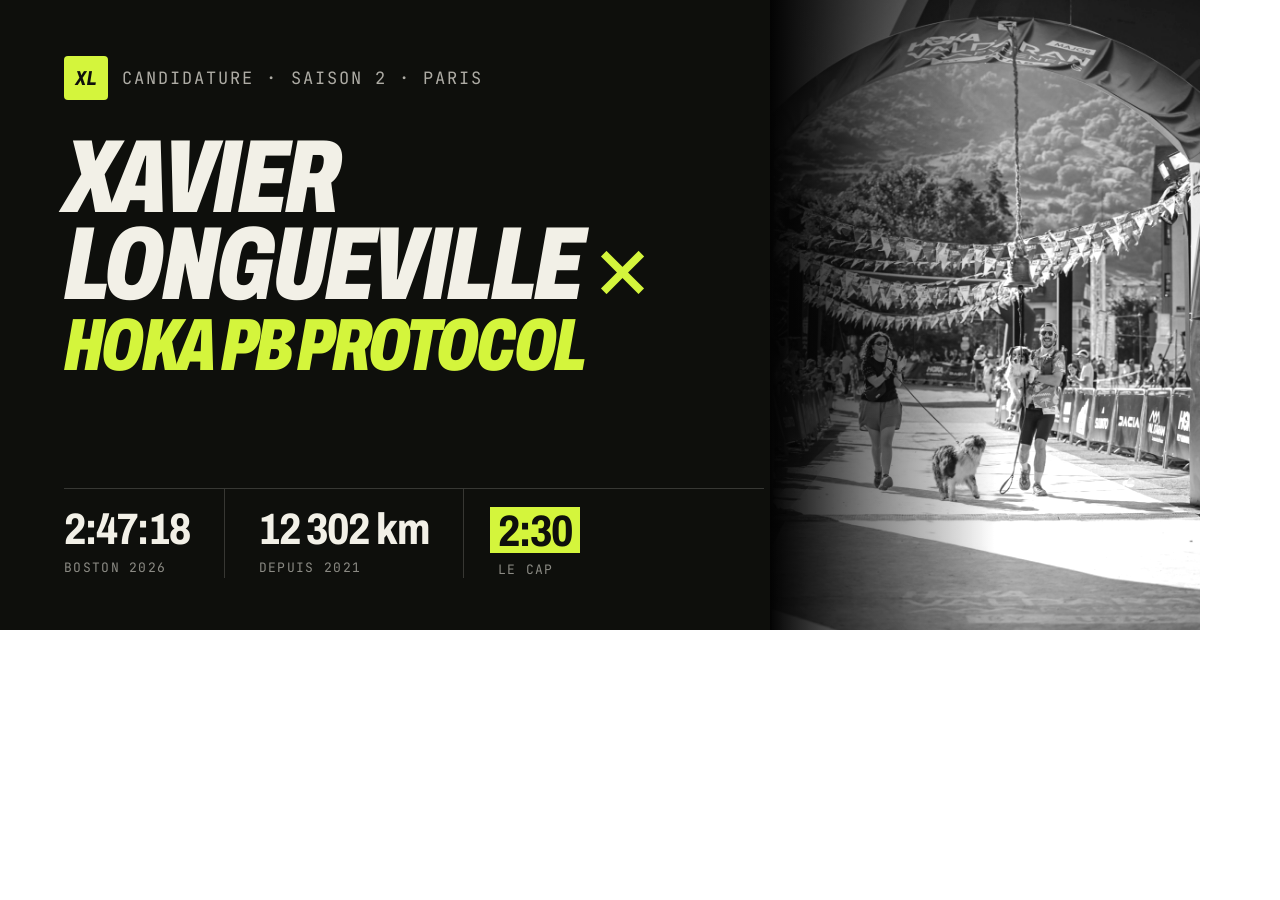
<file: og.html>
<!doctype html>
<html lang="fr"><head><meta charset="utf-8"><meta name="robots" content="noindex">
<link href="https://fonts.googleapis.com/css2?family=Archivo:ital,wdth,wght@0,62..125,100..900;1,62..125,100..900&family=Instrument+Serif:ital@0;1&family=JetBrains+Mono:wght@400;500&display=swap" rel="stylesheet">
<style>
  html, body { margin: 0; }
  .og { position: relative; width: 1200px; height: 630px; overflow: hidden; background: #0e0f0c; color: #f2f0e7; font-family: 'Archivo', sans-serif; }
  canvas { position: absolute; inset: 0; }
  .photo { position: absolute; right: 0; top: 0; width: 430px; height: 630px; background: url(media/p/vda-arrivee.jpg) 50% 38% / cover; filter: grayscale(1) contrast(1.1); }
  .photo::before { content: ''; position: absolute; inset: 0; background: linear-gradient(90deg, #0e0f0c 0%, rgba(14,15,12,.55) 22%, rgba(14,15,12,0) 55%); }
  .copy { position: absolute; left: 64px; top: 56px; bottom: 52px; width: 700px; display: flex; flex-direction: column; }
  .k { display: flex; align-items: center; gap: 14px; font-family: 'JetBrains Mono', monospace; font-size: 17px; letter-spacing: .12em; text-transform: uppercase; color: rgba(242,240,231,.7); }
  .mark { display: grid; place-items: center; width: 44px; height: 44px; background: #d4f53c; color: #0e0f0c; font-weight: 900; font-style: italic; font-size: 19px; border-radius: 4px; letter-spacing: -.02em; }
  h1 { margin: 34px 0 0; font-weight: 850; font-style: italic; text-transform: uppercase; font-size: 104px; line-height: .84; letter-spacing: -.025em; font-variation-settings: 'wdth' 66; }
  h1 .x { color: #d4f53c; font-weight: 400; font-style: normal; font-variation-settings: 'wdth' 100; margin: 0 .08em; }
  h1 .pb { display: block; margin-top: 6px; font-size: 74px; color: #d4f53c; }
  .row { margin-top: auto; display: flex; gap: 0; border-top: 1px solid rgba(242,240,231,.18); }
  .row div { padding: 18px 34px 0 0; margin-right: 34px; border-right: 1px solid rgba(242,240,231,.18); }
  .row div:last-child { border: 0; }
  .row b { display: block; font-size: 44px; font-weight: 750; line-height: 1; font-variation-settings: 'wdth' 80; letter-spacing: -.02em; }
  .row span { display: block; margin-top: 8px; font-family: 'JetBrains Mono', monospace; font-size: 13px; letter-spacing: .1em; text-transform: uppercase; color: rgba(242,240,231,.55); }
  .row .hl b { background: #d4f53c; color: #0e0f0c; padding: 2px 8px 0; margin-left: -8px; }
</style></head>
<body>
<div class="og" id="og">
  <div class="photo"></div>
  <div class="copy">
    <div class="k"><span class="mark">XL</span>Candidature · Saison 2 · Paris</div>
    <h1>Xavier Longueville<span class="x">×</span><span class="pb">HOKA PB Protocol</span></h1>
    <div class="row">
      <div><b>2:47:18</b><span>Boston 2026</span></div>
      <div><b>12 302 km</b><span>depuis 2021</span></div>
      <div class="hl"><b>2:30</b><span>le cap</span></div>
    </div>
  </div>
</div>
</body></html>
</file>
